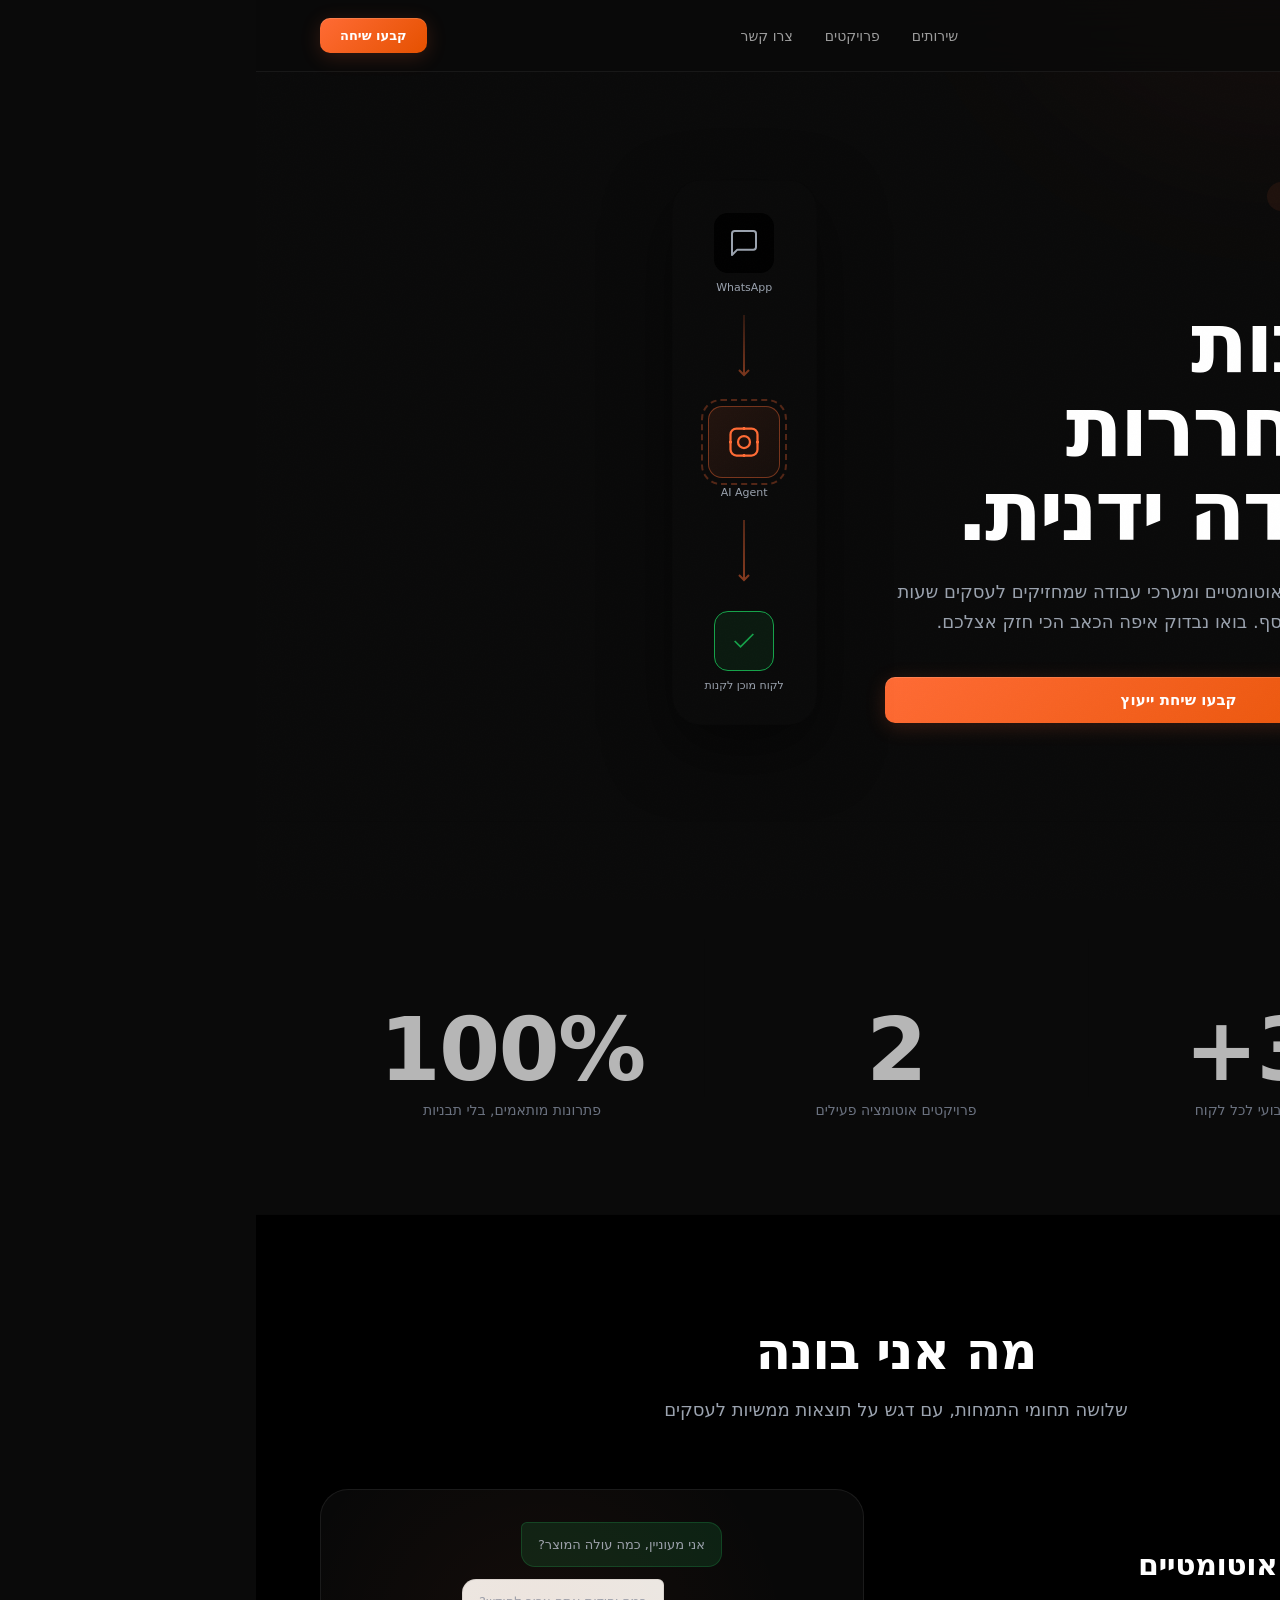
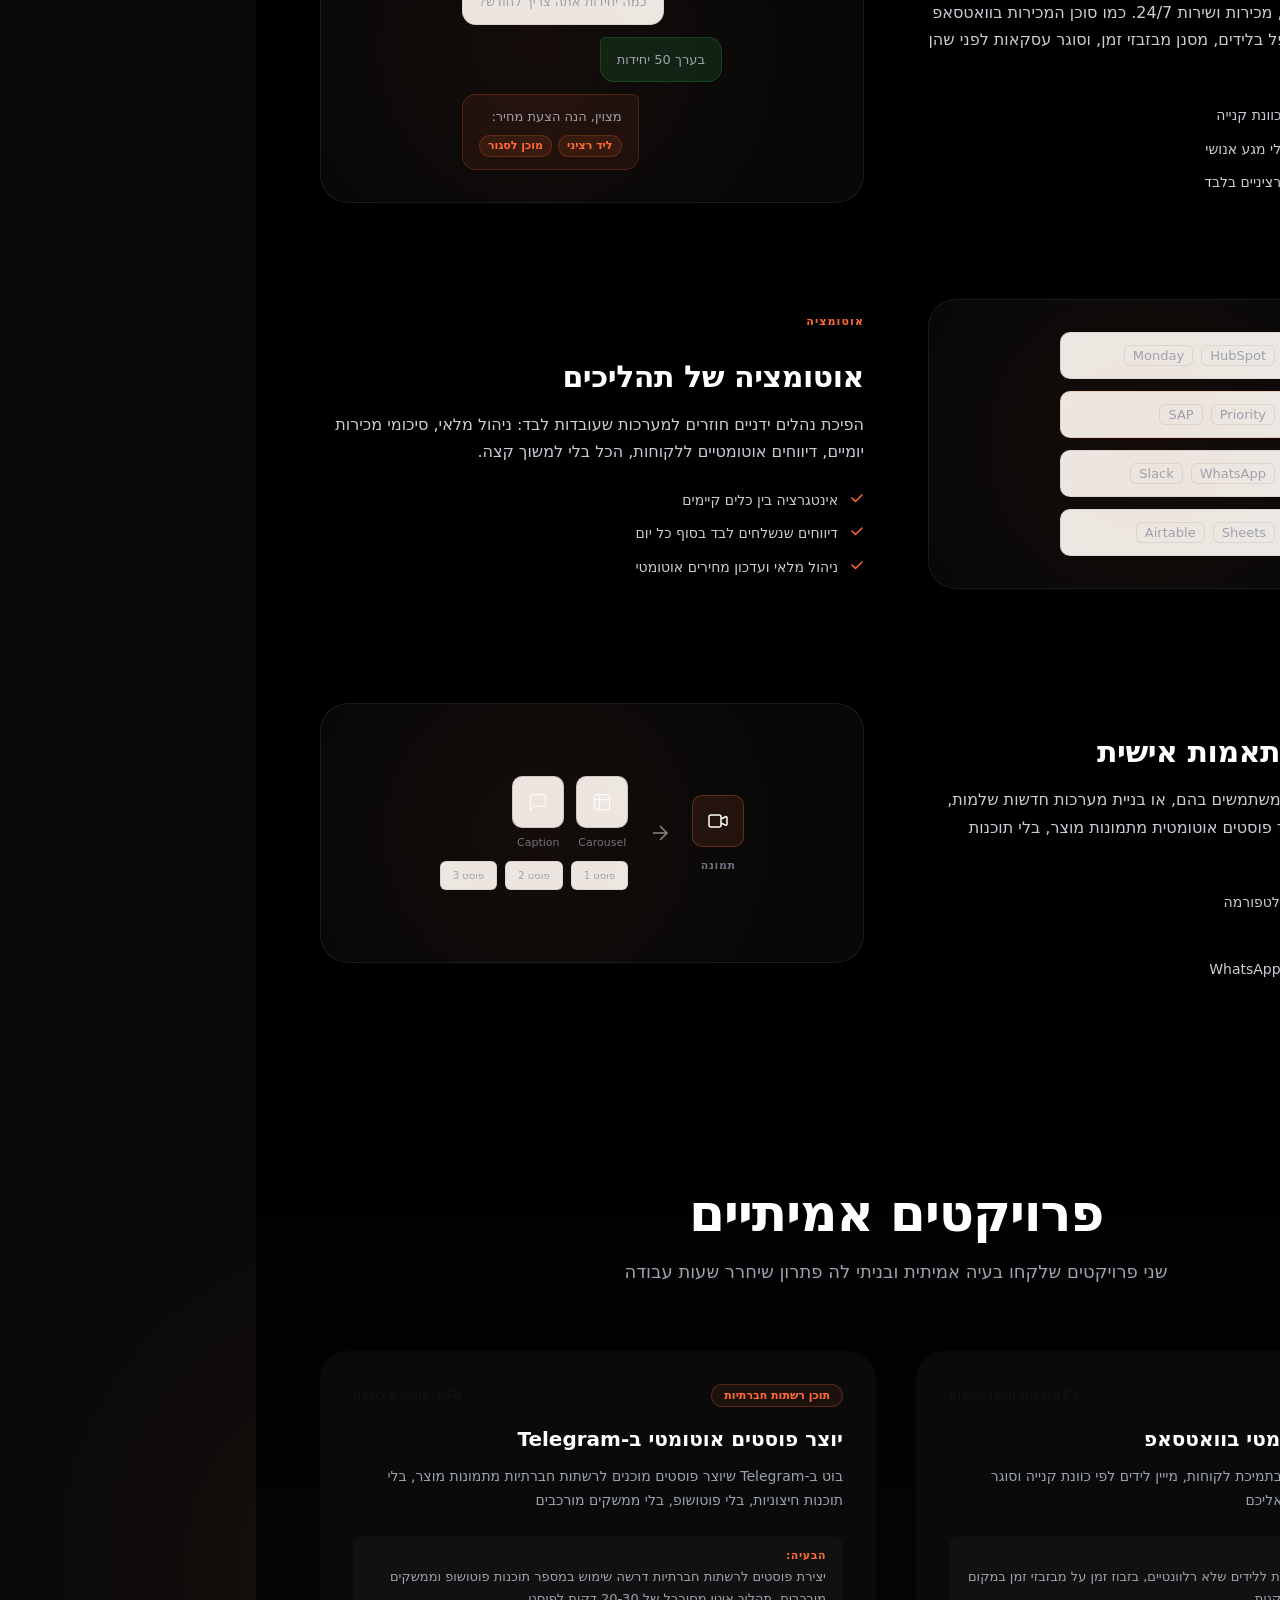
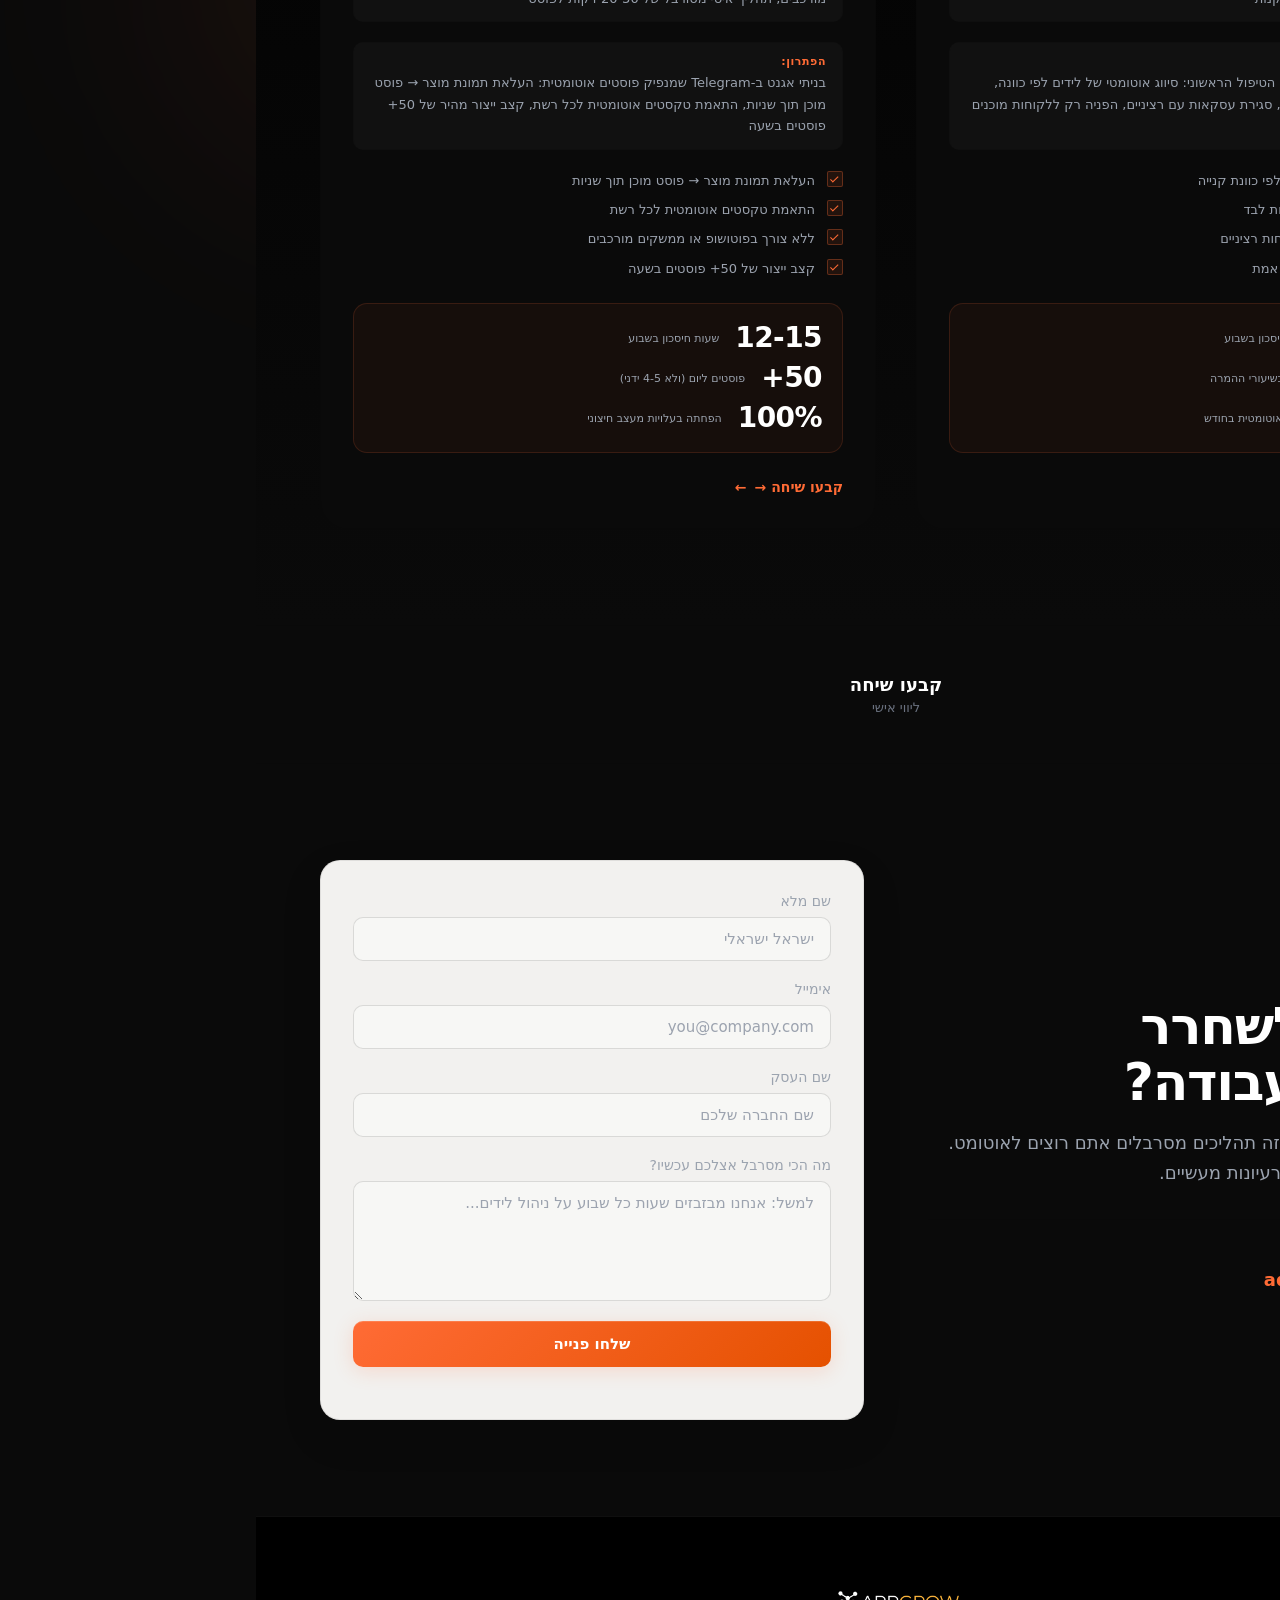
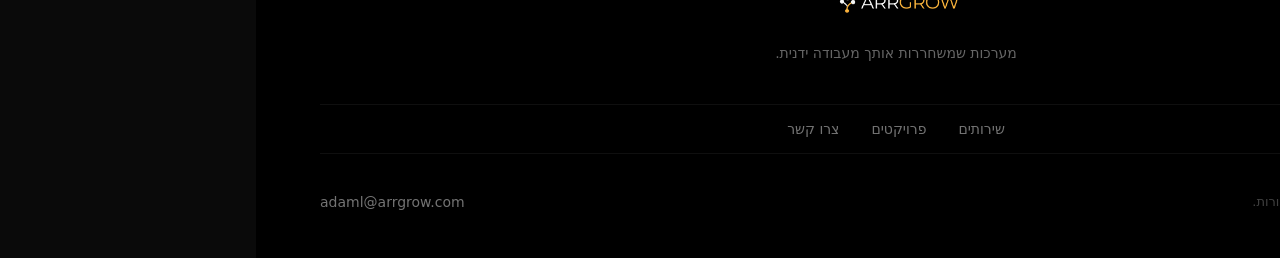
<file: index.html>
<!DOCTYPE html>
<html lang="he" dir="rtl" class="arr">
<head>
  <meta charset="UTF-8">
  <meta name="viewport" content="width=device-width, initial-scale=1.0">
  <title>Arrgrow: אוטומציה ומערכי AI לעסקים</title>
  <meta name="description" content="אני בונה מערכות אוטומציה וסוכני AI שמחליפים עבודה ידנית ומשחררות לעסקים שעות כל שבוע.">
  <meta property="og:title" content="Arrgrow: אוטומציה ומערכי AI לעסקים">
  <meta property="og:description" content="סוכני AI, אוטומציה של תהליכים, אינטגרציות מותאמות אישית.">
  <meta property="og:type" content="website">
  <meta property="og:image" content="assets/arrgrow logo set/logo with name horizntal.png">
  <link rel="icon" type="image/svg+xml" href="assets/arrgrow%20logo%20set/logo%2016X16%20on%20dark%20arrgrow%20logo%20.svg">
  <link rel="icon" type="image/png" sizes="32x32" href="assets/arrgrow%20logo%20set/32X32%20on%20dark%20arrgrow%20logo%20.png">
  <link rel="stylesheet" href="style.css">
  <noscript><style>.reveal { opacity: 1; transform: none; }</style></noscript>
</head>
<body>
  <a href="#main" class="skip-nav">דלגו לתוכן</a>

  <div class="ambient-glow glow-1" aria-hidden="true"></div>
  <div class="ambient-glow glow-2" aria-hidden="true"></div>

  <header class="navbar" id="navbar">
    <div class="nav-container">
      <a href="index.html" class="nav-logo" aria-label="Arrgrow דף הבית">
        <img src="assets/arrgrow logo set/arrgrow logo with name horizntal on dark.png" loading="lazy" alt="Arrgrow" class="logo-img">
      </a>
      <nav class="nav-links" id="nav-links" aria-label="ניווט ראשי" role="navigation">
        <a href="#services" class="nav-link">שירותים</a>
        <a href="#case-studies" class="nav-link">פרויקטים</a>
        <a href="#contact" class="nav-link">צרו קשר</a>
      </nav>
      <div class="nav-cta-container">
        <a href="https://calendar.app.google/HFkURrzVPgsemAHu5" class="btn btn-primary btn-sm" target="_blank" rel="noopener noreferrer">קבעו שיחה</a>
      </div>
      <button class="mobile-menu-btn" id="mobile-menu-btn" aria-label="פתח תפריט" aria-controls="nav-links" aria-expanded="false">
        <span class="bar"></span><span class="bar"></span><span class="bar"></span>
      </button>
    </div>
  </header>

  <main id="main">

    <!-- Hero Section -->
    <section class="hero-section" id="hero" role="region" aria-label="כותרת ראשית">
      <div class="container">
        <div class="hero-split">
          <div class="hero-content">
            <span class="arr-eyebrow hero-eyebrow">מומחה לאוטומציה ומערכי AI</span>
            <h1 class="arr-display hero-title">
              מערכות שמשחררות<br>
              <span class="arr-text-accent">מעבודה ידנית.</span>
            </h1>
            <p class="arr-body-lg hero-subtitle">
              אני בונה סוכני AI, בוטים אוטומטיים ומערכי עבודה שמחזיקים לעסקים שעות כל שבוע, בלי כוח אדם נוסף. בואו נבדוק איפה הכאב הכי חזק אצלכם.
            </p>
            <div class="hero-actions">
              <a href="https://calendar.app.google/HFkURrzVPgsemAHu5" class="btn btn-primary btn-block" id="calendar-cta" role="button" target="_blank" rel="noopener noreferrer" aria-label="קבעו שיחת ייעוץ">קבעו שיחת ייעוץ</a>
            </div>
          </div>

          <div class="hero-visual" aria-hidden="true">
            <div class="automation-diagram">
              <div class="adi-source">
                <div class="adi-icon-box">
                  <svg width="32" height="32" viewBox="0 0 24 24" fill="none" stroke="currentColor" stroke-width="1.5">
                    <path d="M21 15a2 2 0 0 1-2 2H7l-4 4V5a2 2 0 0 1 2-2h14a2 2 0 0 1 2 2z" stroke-linejoin="round"/>
                  </svg>
                </div>
                <span class="adi-label">WhatsApp</span>
              </div>

              <svg class="adi-arrow" width="60" height="80" viewBox="0 0 60 80">
                <path d="M30 5 L30 65 M25 60 L30 65 L35 60" stroke="url(#grad-arrow)" stroke-width="2" fill="none"/>
                <defs>
                  <linearGradient id="grad-arrow" x1="0%" y1="0%" x2="0%" y2="100%">
                    <stop offset="0%" stop-color="rgba(255,107,53,0.3)" />
                    <stop offset="100%" stop-color="rgba(255,107,53,0.9)" />
                  </linearGradient>
                </defs>
              </svg>

              <div class="adi-ai-processor">
                <div class="adi-icon-box">
                  <svg width="36" height="36" viewBox="0 0 24 24" fill="none" stroke="currentColor" stroke-width="1.5">
                    <rect x="3" y="3" width="18" height="18" rx="4"/>
                    <circle cx="12" cy="12" r="4"/>
                    <path d="M12 2v2 M12 20v2 M2 12h2 M20 12h2"/>
                  </svg>
                </div>
                <span class="adi-label">AI Agent</span>
              </div>

              <svg class="adi-arrow" width="60" height="80" viewBox="0 0 60 80">
                <path d="M30 5 L30 65 M25 60 L30 65 L35 60" stroke="url(#grad-arrow-2)" stroke-width="2" fill="none"/>
                <defs>
                  <linearGradient id="grad-arrow-2" x1="0%" y1="0%" x2="0%" y2="100%">
                    <stop offset="0%" stop-color="rgba(255,107,53,0.6)" />
                    <stop offset="100%" stop-color="rgba(255,107,53,1)" />
                  </linearGradient>
                </defs>
              </svg>

              <div class="adi-output adi-success">
                <div class="adi-icon-box">
                  <svg width="28" height="28" viewBox="0 0 24 24" fill="none" stroke="currentColor" stroke-width="1.5">
                    <path d="M20 6L9 17L4 12"/>
                  </svg>
                </div>
                <span class="adi-label">לקוח מוכן לקנות</span>
              </div>
            </div>
          </div>
        </div>
      </div>
    </section>

    <!-- Stats Strip -->
    <section class="stats-section reveal" aria-label="נתוני ביצועים">
      <div class="container">
        <div class="stats-grid">
          <div class="stat-card">
            <p class="arr-stat stat-number">30+</p>
            <p class="stat-label">שעות חסכון שבועי לכל לקוח</p>
          </div>
          <div class="stat-card">
            <p class="arr-stat stat-number">2</p>
            <p class="stat-label">פרויקטים אוטומציה פעילים</p>
          </div>
          <div class="stat-card">
            <p class="arr-stat stat-number">100%</p>
            <p class="stat-label">פתרונות מותאמים, בלי תבניות</p>
          </div>
        </div>
      </div>
    </section>

    <!-- Services Section — Zigzag -->
    <section class="services-section dark-section" id="services">
      <div class="container">
        <div class="section-header reveal">
          <h2 class="arr-h2 section-title">מה אני בונה</h2>
          <p class="arr-body-lg section-subtitle">שלושה תחומי התמחות, עם דגש על תוצאות ממשיות לעסקים</p>
        </div>

        <div class="features-zigzag">

          <!-- Service 1: Bots & Agents -->
          <div class="feature-row reveal">
            <div class="feature-content">
              <span class="feature-eyebrow">סוכנים חכמים</span>
              <h3 class="feature-title">סוכנים ובוטים אוטומטיים</h3>
              <p class="feature-desc">סוכני AI שמטפלים בלקוחות, מכירות ושירות 24/7. כמו סוכן המכירות בוואטסאפ שבניתי לעסק קמעונאי: מטפל בלידים, מסנן מבזבזי זמן, וסוגר עסקאות לפני שהן מגיעות אליכם.</p>
              <ul class="feature-list">
                <li>
                  <svg class="fcheck" width="14" height="14" viewBox="0 0 14 14" fill="none" aria-hidden="true">
                    <path d="M2 7l3.5 3.5L12 4" stroke="currentColor" stroke-width="1.5" stroke-linecap="round" stroke-linejoin="round"/>
                  </svg>
                  סיווג אוטומטי של לידים לפי כוונת קנייה
                </li>
                <li>
                  <svg class="fcheck" width="14" height="14" viewBox="0 0 14 14" fill="none" aria-hidden="true">
                    <path d="M2 7l3.5 3.5L12 4" stroke="currentColor" stroke-width="1.5" stroke-linecap="round" stroke-linejoin="round"/>
                  </svg>
                  מענה על שאלות שגרתיות בלי מגע אנושי
                </li>
                <li>
                  <svg class="fcheck" width="14" height="14" viewBox="0 0 14 14" fill="none" aria-hidden="true">
                    <path d="M2 7l3.5 3.5L12 4" stroke="currentColor" stroke-width="1.5" stroke-linecap="round" stroke-linejoin="round"/>
                  </svg>
                  סגירת עסקאות עם לקוחות רציניים בלבד
                </li>
              </ul>
            </div>
            <div class="feature-visual">
              <div class="fv-wa-bubbles">
                <div class="fv-bubble fv-bubble--out">אני מעוניין, כמה עולה המוצר?</div>
                <div class="fv-bubble fv-bubble--in">כמה יחידות אתה צריך לחודש?</div>
                <div class="fv-bubble fv-bubble--out">בערך 50 יחידות</div>
                <div class="fv-bubble fv-bubble--in fv-bubble--result">
                  מצוין, הנה הצעת מחיר:
                  <div class="fv-result-chips">
                    <span class="fv-chip">ליד רציני</span>
                    <span class="fv-chip">מוכן לסגור</span>
                  </div>
                </div>
              </div>
            </div>
          </div>

          <!-- Service 2: Process Automation -->
          <div class="feature-row reveal">
            <div class="feature-content">
              <span class="feature-eyebrow">אוטומציה</span>
              <h3 class="feature-title">אוטומציה של תהליכים</h3>
              <p class="feature-desc">הפיכת נהלים ידניים חוזרים למערכות שעובדות לבד: ניהול מלאי, סיכומי מכירות יומיים, דיווחים אוטומטיים ללקוחות, הכל בלי למשוך קצה.</p>
              <ul class="feature-list">
                <li>
                  <svg class="fcheck" width="14" height="14" viewBox="0 0 14 14" fill="none" aria-hidden="true">
                    <path d="M2 7l3.5 3.5L12 4" stroke="currentColor" stroke-width="1.5" stroke-linecap="round" stroke-linejoin="round"/>
                  </svg>
                  אינטגרציה בין כלים קיימים
                </li>
                <li>
                  <svg class="fcheck" width="14" height="14" viewBox="0 0 14 14" fill="none" aria-hidden="true">
                    <path d="M2 7l3.5 3.5L12 4" stroke="currentColor" stroke-width="1.5" stroke-linecap="round" stroke-linejoin="round"/>
                  </svg>
                  דיווחים שנשלחים לבד בסוף כל יום
                </li>
                <li>
                  <svg class="fcheck" width="14" height="14" viewBox="0 0 14 14" fill="none" aria-hidden="true">
                    <path d="M2 7l3.5 3.5L12 4" stroke="currentColor" stroke-width="1.5" stroke-linecap="round" stroke-linejoin="round"/>
                  </svg>
                  ניהול מלאי ועדכון מחירים אוטומטי
                </li>
              </ul>
            </div>
            <div class="feature-visual">
              <div class="integrations-grid">
                <div class="integration-chip">
                  <span class="integration-category">CRM</span>
                  <div class="integration-names"><span>HubSpot</span><span>Monday</span></div>
                </div>
                <div class="integration-chip integration-chip--erp">
                  <span class="integration-category">ERP</span>
                  <div class="integration-names"><span>Priority</span><span>SAP</span></div>
                </div>
                <div class="integration-chip">
                  <span class="integration-category">MSG</span>
                  <div class="integration-names"><span>WhatsApp</span><span>Slack</span></div>
                </div>
                <div class="integration-chip">
                  <span class="integration-category">DATA</span>
                  <div class="integration-names"><span>Sheets</span><span>Airtable</span></div>
                </div>
              </div>
            </div>
          </div>

          <!-- Service 3: Custom Integrations -->
          <div class="feature-row reveal">
            <div class="feature-content">
              <span class="feature-eyebrow">אינטגרציות</span>
              <h3 class="feature-title">אינטגרציות מותאמות אישית</h3>
              <p class="feature-desc">חיבור בין הכלים שאתם כבר משתמשים בהם, או בניית מערכות חדשות שלמות, כמו הבוט ב-Telegram שיצר פוסטים אוטומטית מתמונות מוצר, בלי תוכנות חיצוניות.</p>
              <ul class="feature-list">
                <li>
                  <svg class="fcheck" width="14" height="14" viewBox="0 0 14 14" fill="none" aria-hidden="true">
                    <path d="M2 7l3.5 3.5L12 4" stroke="currentColor" stroke-width="1.5" stroke-linecap="round" stroke-linejoin="round"/>
                  </svg>
                  בניית בוטים מותאמים לכל פלטפורמה
                </li>
                <li>
                  <svg class="fcheck" width="14" height="14" viewBox="0 0 14 14" fill="none" aria-hidden="true">
                    <path d="M2 7l3.5 3.5L12 4" stroke="currentColor" stroke-width="1.5" stroke-linecap="round" stroke-linejoin="round"/>
                  </svg>
                  חיבור API וכלים חיצוניים
                </li>
                <li>
                  <svg class="fcheck" width="14" height="14" viewBox="0 0 14 14" fill="none" aria-hidden="true">
                    <path d="M2 7l3.5 3.5L12 4" stroke="currentColor" stroke-width="1.5" stroke-linecap="round" stroke-linejoin="round"/>
                  </svg>
                  ממשקים פשוטים: הכל דרך WhatsApp
                </li>
              </ul>
            </div>
            <div class="feature-visual">
              <div class="fvs-wrap">
                <div class="fvs-source">
                  <div class="fvs-video-box">
                    <svg width="24" height="24" viewBox="0 0 24 24" fill="none" stroke="currentColor" stroke-width="1.5">
                      <path d="M15 10l4.553-2.277A1 1 0 0121 8.723v6.554a1 1 0 01-1.447.894L15 14M3 8a2 2 0 012-2h8a2 2 0 012 2v8a2 2 0 01-2 2H5a2 2 0 01-2-2V8z"/>
                    </svg>
                  </div>
                  <span class="fvs-label">תמונה</span>
                </div>
                <svg class="fvs-arrow" width="24" height="24" viewBox="0 0 24 24" fill="none" stroke="currentColor" stroke-width="1.5">
                  <path d="M5 12h14M12 5l7 7-7 7"/>
                </svg>
                <div class="fvs-outputs">
                  <div class="fvs-top-row">
                    <div class="fvs-asset">
                      <div class="fvs-asset-icon">
                        <svg width="20" height="20" viewBox="0 0 24 24" fill="none" stroke="currentColor" stroke-width="1.5"><rect x="3" y="3" width="18" height="18" rx="2"/><path d="M3 9h18M9 3v18"/></svg>
                      </div>
                      <span class="fvs-asset-label">Carousel</span>
                    </div>
                    <div class="fvs-asset">
                      <div class="fvs-asset-icon">
                        <svg width="20" height="20" viewBox="0 0 24 24" fill="none" stroke="currentColor" stroke-width="1.5"><path d="M21 15a2 2 0 01-2 2H7l-4 4V5a2 2 0 012-2h14a2 2 0 012 2z"/></svg>
                      </div>
                      <span class="fvs-asset-label">Caption</span>
                    </div>
                  </div>
                  <div class="fvs-bottom-row">
                    <div class="fvs-caption"><span>פוסט 1</span></div>
                    <div class="fvs-caption"><span>פוסט 2</span></div>
                    <div class="fvs-caption"><span>פוסט 3</span></div>
                  </div>
                </div>
              </div>
            </div>
          </div>

        </div>
      </div>
    </section>

    <!-- Case Studies Section -->
    <section class="case-studies-section dark-surface-section reveal" id="case-studies">
      <div class="container">
        <div class="section-header">
          <h2 class="arr-h2 section-title">פרויקטים אמיתיים</h2>
          <p class="arr-body-lg section-subtitle">שני פרויקטים שלקחו בעיה אמיתית ובניתי לה פתרון שיחרר שעות עבודה</p>
        </div>

        <div class="case-studies-grid">

          <!-- Case Study 1: WhatsApp Sales Agent -->
          <article class="case-study-card reveal reveal--stagger" role="article" aria-label="Case study">
            <div class="cs-meta">
              <span class="cs-industry">מסחר אלקטרוני</span>
              <span class="cs-result">+18 שעות חסכו בשבוע</span>
            </div>

            <h3 class="cs-title">סוכן מכירות אוטומטי בוואטסאפ</h3>
            <p class="cs-desc">בוט AI שלוקח טיפול מלא בתמיכת לקוחות, מייין לידים לפי כוונת קנייה וסוגר עסקאות לפני שהן מגיעות אליכם</p>

            <div class="cs-section">
              <span class="cs-section-label">הבעיה:</span>
              <span class="cs-section-text">העסק בילה שעות בתשובות ללידים שלא רלוונטיים, בזבוז זמן על מבזבזי זמן במקום לעסוק בלקוחות מוכנים לקנות</span>
            </div>

            <div class="cs-section">
              <span class="cs-section-label">הפתרון:</span>
              <span class="cs-section-text">בניתי סוכן AI שמטפל בכל הטיפול הראשוני: סיווג אוטומטי של לידים לפי כוונה, מענה על שאלות שגרתיות, סגירת עסקאות עם רציניים, הפניה רק ללקוחות מוכנים לקנות</span>
            </div>

            <ul class="cs-features">
              <li><span class="cs-check"></span>סיווג אוטומטי של לידים לפי כוונת קנייה</li>
              <li><span class="cs-check"></span>מענה על שאלות שגרתיות לבד</li>
              <li><span class="cs-check"></span>סגירת עסקאות עם לקוחות רציניים</li>
              <li><span class="cs-check"></span>זיהוי ותמיכה מידית בזמן אמת</li>
            </ul>

            <div class="cs-results">
              <div class="cs-result-item">
                <span class="cs-result-value">18-20</span>
                <span class="cs-result-label">שעות חיסכון בשבוע</span>
              </div>
              <div class="cs-result-item">
                <span class="cs-result-value">+40%</span>
                <span class="cs-result-label">שיפור בשיעורי ההמרה</span>
              </div>
              <div class="cs-result-item">
                <span class="cs-result-value">50+</span>
                <span class="cs-result-label">לידים מיונים אוטומטית בחודש</span>
              </div>
            </div>

            <a href="https://calendar.app.google/HFkURrzVPgsemAHu5" class="cs-cta" target="_blank" rel="noopener noreferrer" aria-label="קבעו שיחה">קבעו שיחה →</a>
          </article>

          <!-- Case Study 2: Telegram Social Media Builder -->
          <article class="case-study-card reveal reveal--stagger" role="article" aria-label="Case study">
            <div class="cs-meta">
              <span class="cs-industry">תוכן רשתות חברתיות</span>
              <span class="cs-result">50+ פוסטים בשעה</span>
            </div>

            <h3 class="cs-title">יוצר פוסטים אוטומטי ב-Telegram</h3>
            <p class="cs-desc">בוט ב-Telegram שיוצר פוסטים מוכנים לרשתות חברתיות מתמונות מוצר, בלי תוכנות חיצוניות, בלי פוטושופ, בלי ממשקים מורכבים</p>

            <div class="cs-section">
              <span class="cs-section-label">הבעיה:</span>
              <span class="cs-section-text">יצירת פוסטים לרשתות חברתיות דרשה שימוש במספר תוכנות פוטושופ וממשקים מורכבים, תהליך איטי מסורבל של 20-30 דקות לפוסט</span>
            </div>

            <div class="cs-section">
              <span class="cs-section-label">הפתרון:</span>
              <span class="cs-section-text">בניתי אגנט ב-Telegram שמנפיק פוסטים אוטומטית: העלאת תמונת מוצר → פוסט מוכן תוך שניות, התאמת טקסטים אוטומטית לכל רשת, קצב ייצור מהיר של 50+ פוסטים בשעה</span>
            </div>

            <ul class="cs-features">
              <li><span class="cs-check"></span>העלאת תמונת מוצר → פוסט מוכן תוך שניות</li>
              <li><span class="cs-check"></span>התאמת טקסטים אוטומטית לכל רשת</li>
              <li><span class="cs-check"></span>ללא צורך בפוטושופ או ממשקים מורכבים</li>
              <li><span class="cs-check"></span>קצב ייצור של 50+ פוסטים בשעה</li>
            </ul>

            <div class="cs-results">
              <div class="cs-result-item">
                <span class="cs-result-value">12-15</span>
                <span class="cs-result-label">שעות חיסכון בשבוע</span>
              </div>
              <div class="cs-result-item">
                <span class="cs-result-value">50+</span>
                <span class="cs-result-label">פוסטים ליום (ולא 4-5 ידני)</span>
              </div>
              <div class="cs-result-item">
                <span class="cs-result-value">100%</span>
                <span class="cs-result-label">הפחתה בעלויות מעצב חיצוני</span>
              </div>
            </div>

            <a href="https://calendar.app.google/HFkURrzVPgsemAHu5" class="cs-cta" target="_blank" rel="noopener noreferrer" aria-label="קבעו שיחה">קבעו שיחה →</a>
          </article>

        </div>
      </div>
    </section>

    <!-- CTA Strip -->
    <section class="cta-strip" aria-label="צרו קשר">
      <div class="container">
        <div class="cta-grid">
          <div class="cta-item">
            <a href="https://calendar.app.google/HFkURrzVPgsemAHu5" class="cta-link" id="calendar-cta-secondary" target="_blank" rel="noopener noreferrer">
              <span class="cta-label">קבעו שיחה</span>
              <span class="cta-sub">ליווי אישי</span>
            </a>
          </div>
        </div>
      </div>
    </section>

    <!-- Contact Section -->
    <section class="contact-section" id="contact">
      <div class="container">
        <div class="contact-grid">
          <div class="contact-info reveal">
            <h2 class="arr-h2 contact-title">מוכנים לשחרר שעות מעבודה?</h2>
            <p class="arr-body-lg contact-desc">ספרו לי על העסק ועל איזה תהליכים מסרבלים אתם רוצים לאוטומט. נחזור תוך יום עסקים עם רעיונות מעשיים.</p>
            <div class="contact-details">
              <div class="contact-detail-item">
                <span class="detail-label arr-caption">מייל ישיר</span>
                <span class="detail-value arr-body-lg"><a href="mailto:adaml@arrgrow.com">adaml@arrgrow.com</a></span>
              </div>
            </div>
          </div>
          <div class="contact-form-container reveal">
            <form class="contact-form" id="contact-form" novalidate>
              <div class="form-group">
                <label for="name" class="form-label">שם מלא</label>
                <input type="text" id="name" name="name" class="form-input" placeholder="ישראל ישראלי" required autocomplete="name">
              </div>
              <div class="form-group">
                <label for="email" class="form-label">אימייל</label>
                <input type="email" id="email" name="email" class="form-input" placeholder="you@company.com" required autocomplete="email">
              </div>
              <div class="form-group">
                <label for="company" class="form-label">שם העסק</label>
                <input type="text" id="company" name="company" class="form-input" placeholder="שם החברה שלכם" autocomplete="organization">
              </div>
              <div class="form-group">
                <label for="bottleneck" class="form-label">מה הכי מסרבל אצלכם עכשיו?</label>
                <textarea id="bottleneck" name="bottleneck" class="form-input form-textarea" placeholder="למשל: אנחנו מבזבזים שעות כל שבוע על ניהול לידים..." required></textarea>
              </div>
              <button type="submit" id="form-submit-btn" class="btn btn-primary btn-block">שלחו פנייה</button>
              <div class="form-status" id="form-status" aria-live="polite"></div>
            </form>
          </div>
        </div>
      </div>
    </section>

  </main>

  <footer class="footer arr-dark-footer">
    <div class="container footer-container">
      <div class="footer-brand">
        <img src="assets/arrgrow logo set/arrgrow logo with name horizntal on dark.png" loading="lazy" alt="Arrgrow" class="footer-logo">
        <p class="arr-caption footer-tagline">מערכות שמשחררות אותך מעבודה ידנית.</p>
      </div>
      <div class="footer-links-group">
        <a href="#services" class="footer-link">שירותים</a>
        <a href="#case-studies" class="footer-link">פרויקטים</a>
        <a href="#contact" class="footer-link">צרו קשר</a>
      </div>
      <div class="footer-meta">
        <p>&copy; 2026 Arrgrow. כל הזכויות שמורות.</p>
        <div class="footer-legal">
          <a href="mailto:adaml@arrgrow.com" class="footer-link">adaml@arrgrow.com</a>
        </div>
      </div>
    </div>
  </footer>

  <script src="script.js"></script>
</body>
</html>
</file>
<file: style.css>
/* =============================================================
   Arrgrow — Brand Tokens (Redesigned v2)
   Satoshi chosen per taste.md guidelines for distinctive character
   ============================================================= */
@import url('https://api.fontshare.com/v2/css?f[]=satoshi@400,500,600,700,800&f[]=space-grotesk@400,500,600,700&display=swap');

:root {
  --arr-orange:       #FF6B35;
  --arr-orange-light: #FF8A65;
  --arr-orange-dark:  #E55100;
  --arr-black:        #000000;
  --arr-black-soft:   #0A0A0A;
  --arr-white:        #FFFFFF;

  --bg:           #FFFFFF;
  --bg-soft:      #F7F7F5;
  --surface:      #F2F1EF;
  --surface-2:    #ECEAE6;
  --border:       rgba(0,0,0,0.08);
  --border-strong:rgba(0,0,0,0.14);
  --fg:           #111111;
  --fg-muted:     #6B7280;
  --fg-secondary: #9BA3AF;
  --fg-disabled:  #9CA3AF;
  --fg-on-dark:   #C9CDD4;  /* readable body text on dark section backgrounds */
  --accent:       var(--arr-orange);
  --accent-hover: var(--arr-orange-light);
  --accent-press: var(--arr-orange-dark);

  --grad-primary: linear-gradient(135deg, #FF6B35 0%, #E55100 100%);
  --grad-glow:    radial-gradient(closest-side, rgba(255,107,53,0.22), rgba(255,107,53,0) 70%);

  --shadow-sm:  0 1px 3px rgba(0,0,0,0.08);
  --shadow-md:  0 4px 12px rgba(0,0,0,0.10);
  --shadow-lg:  0 16px 40px rgba(0,0,0,0.12);
  --shadow-xl:  0 32px 80px rgba(0,0,0,0.14);
  --glow-orange: 0 0 0 1px rgba(255,107,53,0.4), 0 8px 32px rgba(255,107,53,0.22);
  --shadow-orange: 0 24px 64px rgba(255,107,53,0.08);

  --radius-xs:   2px;  --radius-sm:   6px;  --radius-md:   10px;
  --radius-lg:   14px; --radius-xl:   20px; --radius-2xl:  28px;
  --radius-pill: 999px;

  --space-1:4px; --space-2:8px; --space-3:12px; --space-4:16px;
  --space-5:20px; --space-6:24px; --space-8:32px; --space-10:40px;
  --space-12:48px; --space-16:64px; --space-20:80px; --space-24:96px;

  --dur-fast: 150ms; --dur-base: 240ms; --dur-slow: 400ms;
  --ease-out: cubic-bezier(0.22, 1, 0.36, 1);

  --font-sans:    'Satoshi', system-ui, sans-serif;
  --font-display: 'Space Grotesk', system-ui, sans-serif;
  --font-accent:  'Satoshi', system-ui, sans-serif;

  --card-bg:     #FFFFFF;
  --card-border: rgba(0,0,0,0.08);
  --card-radius: 16px;
  --card-shadow: 0 4px 16px rgba(0,0,0,0.08);
  --input-bg:    #F7F7F5;
  --input-border:rgba(0,0,0,0.12);
  --input-radius:10px;
  --success: #16A34A;
  --danger:  #E55100;
}

/* Typography — Redesigned v2 with stronger hierarchy */
.arr-h1, .arr-h2, .arr-h3, .arr-h4 { font-family: var(--font-display); color: var(--fg); margin: 0; }
.arr-h1 { font-weight: 700; font-size: clamp(44px,7vw,64px); line-height: 1.05; letter-spacing: -0.03em; text-wrap: balance; }
.arr-h2 { font-weight: 700; font-size: clamp(36px,5vw,52px); line-height: 1.08; letter-spacing: -0.025em; text-wrap: balance; }
.arr-h3 { font-weight: 600; font-size: clamp(24px,3vw,32px); line-height: 1.15; letter-spacing: -0.02em; }
.arr-h4 { font-weight: 600; font-size: clamp(20px,2.5vw,24px); line-height: 1.25; letter-spacing: -0.01em; }
.arr-display { font-family: var(--font-display); font-weight: 800; font-size: clamp(52px,8vw,84px); line-height: 1.0; letter-spacing: -0.04em; color: var(--fg); text-wrap: balance; }
.arr-body-lg { font-family: var(--font-sans); font-size: 18px; line-height: 1.65; color: var(--fg-secondary); max-width: 65ch; }
.arr-body    { font-family: var(--font-sans); font-size: 16px; line-height: 1.6; color: var(--fg-secondary); }
.arr-caption { font-family: var(--font-sans); font-size: 14px; line-height: 1.5; color: var(--fg-muted); }
.arr-eyebrow { font-family: var(--font-accent); font-size: 11px; font-weight: 600; color: var(--accent); text-transform: uppercase; letter-spacing: 0.1em; }
.arr-stat    { font-family: var(--font-accent); font-weight: 700; font-size: clamp(48px,7vw,88px); letter-spacing: -0.02em; line-height: 1; color: var(--fg); font-variant-numeric: tabular-nums; }
.arr-text-accent { color: var(--accent); }

/* Gradient text removed — absolute ban. Was: .arr-text-gradient */

/* Reset */
*, *::before, *::after { box-sizing: border-box; }
html { scroll-behavior: smooth; }
body {
  margin: 0; padding: 0;
  background: var(--arr-black-soft);
  color: var(--arr-white);
  font-family: var(--font-sans); overflow-x: hidden;
  -webkit-font-smoothing: antialiased; -moz-osx-font-smoothing: grayscale;
  position: relative;
}

/* Grain overlay */
body::after {
  content: '';
  position: fixed; inset: 0; z-index: 50;
  pointer-events: none; opacity: 0.18;
  background-image: url("data:image/svg+xml,%3Csvg xmlns='http://www.w3.org/2000/svg' width='300' height='300'%3E%3Cfilter id='n'%3E%3CfeTurbulence type='fractalNoise' baseFrequency='0.75' numOctaves='4' stitchTiles='stitch'/%3E%3C/filter%3E%3Crect width='300' height='300' filter='url(%23n)' opacity='0.08'/%3E%3C/svg%3E");
}

/* Skip nav */
.skip-nav {
  position: absolute; top: -100px; right: var(--space-6);
  background: var(--accent); color: #fff;
  padding: var(--space-3) var(--space-6); border-radius: var(--radius-sm);
  font-weight: 600; font-size: 14px; text-decoration: none;
  transition: top var(--dur-fast); z-index: 10000;
}
.skip-nav:focus { top: var(--space-4); }

/* Focus ring */
:focus-visible { outline: 2px solid var(--accent); outline-offset: 3px; border-radius: var(--radius-xs); }

.container { width: 100%; max-width: 1200px; margin: 0 auto; padding: 0 var(--space-6); }

/* Ambient glow */
.ambient-glow {
  position: absolute; border-radius: 50%;
  background: var(--grad-glow);
  pointer-events: none; z-index: 0;
  opacity: 0.65; filter: blur(130px);
  width: 60vw; height: 60vw; max-width: 800px; max-height: 800px;
}
.glow-1 { top: -10%; right: -10%; }
.glow-2 { top: 55%; left: -20%; }

/* ═══ Buttons v2 — Spring physics & tactile feedback ═════════ */
.btn {
  display: inline-flex; align-items: center; justify-content: center;
  font-family: var(--font-sans); font-weight: 600; font-size: 15px;
  text-decoration: none; padding: 14px 32px;
  border-radius: var(--radius-md);
  transition: transform .2s cubic-bezier(0.16, 1, 0.3, 1), box-shadow .2s cubic-bezier(0.16, 1, 0.3, 1);
  cursor: pointer; border: none;
  will-change: transform;
}
.btn-primary {
  background: var(--grad-primary); color: #fff;
  box-shadow: 0 4px 20px rgba(255,107,53,0.18), inset 0 1px 0 rgba(255,255,255,0.15);
}
.btn-primary:hover { transform: translateY(-3px); box-shadow: var(--glow-orange), 0 8px 28px rgba(255,107,53,0.22); }
.btn-primary:active { transform: translateY(-1px) scale(0.97); box-shadow: 0 2px 12px rgba(255,107,53,0.15); }
.btn-ghost {
  background: transparent; color: var(--fg);
  border: 1.5px solid rgba(0,0,0,0.12);
}
.btn-ghost:hover { background: rgba(0,0,0,0.03); border-color: rgba(0,0,0,0.25); transform: translateY(-2px); }
.btn-ghost:active { transform: translateY(0) scale(0.97); }
/* Ghost button on dark hero surfaces — invert to readable light chrome */
.hero-actions .btn-ghost {
  color: var(--arr-white);
  background: transparent;
  border-color: rgba(255,255,255,0.28);
}
.hero-actions .btn-ghost:hover {
  background: rgba(255,255,255,0.06);
  border-color: rgba(255,255,255,0.5);
}
.btn-sm { padding: 10px 20px; font-size: 13px; border-radius: var(--radius-md); }
.btn-block { display: flex; width: 100%; }

/* ─── Navbar ──────────────────────────────────────────────── */
.navbar {
  position: fixed; top: 0; left: 0; width: 100%; height: 72px; z-index: 1000;
  background: rgba(10,10,10,0.75); backdrop-filter: blur(18px); -webkit-backdrop-filter: blur(18px);
  border-bottom: 1px solid rgba(255,255,255,0.06);
  transition: background var(--dur-base) var(--ease-out);
}
.navbar.scrolled { background: rgba(10,10,10,0.95); box-shadow: 0 4px 16px rgba(0,0,0,0.4); }
.nav-container {
  height: 100%; display: flex; align-items: center; justify-content: space-between;
  max-width: 1200px; margin: 0 auto; padding: 0 var(--space-6);
}
.nav-logo { display: flex; align-items: center; }
.logo-img { height: 60px; width: auto; }
.nav-links { display: flex; gap: var(--space-8); }
.nav-link { font-size: 14px; font-weight: 500; color: rgba(255,255,255,0.6); text-decoration: none; transition: color var(--dur-fast) var(--ease-out); }
.nav-link:hover { color: var(--arr-white); }
.nav-link.active { color: var(--accent); }
.back-link { font-size: 13px; color: var(--fg-muted); display: inline-flex; align-items: center; gap: var(--space-2); }
.back-link:hover { color: var(--fg); }
.mobile-menu-btn { display: none; flex-direction: column; justify-content: space-between; width: 24px; height: 18px; background: transparent; border: none; cursor: pointer; padding: 0; z-index: 1001; }
.mobile-menu-btn .bar { width: 100%; height: 2px; background: var(--arr-white); border-radius: 2px; transition: all var(--dur-base) var(--ease-out); }

/* Focus ring for interactive elements */
.btn:focus-visible,
.nav-link:focus-visible,
[role="button"]:focus-visible {
  outline: 2px solid var(--accent);
  outline-offset: 3px;
}

/* ═══ Hero v2 — Asymmetric split with enhanced depth ═════════ */
.hero-section {
  position: relative; padding-top: 180px; padding-bottom: var(--space-24); z-index: 1; overflow: hidden;
}
.hero-split {
  display: grid; grid-template-columns: 1.1fr 0.9fr; gap: var(--space-12); align-items: center;
}
.hero-content { max-width: 620px; padding-left: 20px; }
.hero-content--center { max-width: 800px; margin: 0 auto; text-align: center; }
.hero-eyebrow {
  margin-bottom: var(--space-5);
  display: inline-block;
  background: rgba(255,107,53,0.08);
  padding: 8px 14px;
  border-radius: var(--radius-pill);
  white-space: normal;
  max-width: 100%;
}
@media (max-width: 480px) {
  .hero-eyebrow {
    font-size: 12px;
  }
}
.hero-title { margin-bottom: var(--space-6); color: var(--arr-white); }
.hero-title * { color: var(--arr-white); }
.hero-subtitle {
  margin-bottom: var(--space-10);
  max-width: 56ch;
  color: var(--fg-secondary);
}
.hero-actions { display: flex; gap: var(--space-4); flex-wrap: wrap; margin-top: var(--space-8); }
.hero-visual { display: flex; justify-content: flex-start; align-items: flex-start; position: relative; transform: translateY(-20px); }

/* ─── Phone frame mockup ──────────────────────────────────── */
.phone-frame {
  width: 268px;
  background: #E8E8E8;
  border-radius: 48px;
  border: 1px solid rgba(0,0,0,0.1);
  box-shadow:
    0 0 0 6px #D0D0D0,
    0 0 0 7px rgba(0,0,0,0.06),
    0 48px 96px rgba(0,0,0,0.18),
    var(--shadow-orange);
  padding: 14px 10px 10px;
  position: relative;
}
.phone-notch {
  width: 78px; height: 24px;
  background: #C8C8C8; border-radius: var(--radius-pill);
  margin: 0 auto 10px;
  display: flex; align-items: center; justify-content: center; gap: 6px;
  border: 1px solid rgba(0,0,0,0.08);
}
.phone-camera { width: 8px; height: 8px; background: #B0B0B0; border-radius: 50%; border: 1px solid rgba(0,0,0,0.1); }
.phone-screen {
  border-radius: 34px; overflow: hidden; height: 532px; background: #111;
  position: relative;
}
.hero-video-wrap {
  border-radius: var(--radius-2xl);
  overflow: hidden;
  box-shadow: 0 32px 80px rgba(0,0,0,0.7), var(--shadow-orange);
  width: 100%;
  max-width: 480px;
}
.hero-video-wrap video {
  width: 100%; display: block;
}
.phone-home-bar { width: 100px; height: 4px; background: rgba(0,0,0,0.15); border-radius: var(--radius-pill); margin: 8px auto 0; }

/* ─── Opsync chat mockup ──────────────────────────────────── */
.mockup-chat-window {
  width: 340px;
  background: #FFFFFF; border-radius: var(--radius-2xl);
  border: 1px solid rgba(0,0,0,0.08);
  box-shadow: 0 48px 96px rgba(0,0,0,0.14), var(--shadow-orange);
  overflow: hidden;
}
.mockup-topbar {
  padding: var(--space-3) var(--space-5); background: #F2F1EF;
  border-bottom: 1px solid var(--border);
  display: flex; align-items: center; gap: var(--space-3);
}
.mockup-dot { width: 8px; height: 8px; border-radius: 50%; }
.mockup-dot--r { background: #ff5f57; }
.mockup-dot--y { background: #febc2e; }
.mockup-dot--g { background: #28c840; }
.mockup-title { font-family: var(--font-display); font-size: 13px; font-weight: 600; color: var(--fg-muted); flex: 1; text-align: center; }
.mockup-sources {
  display: flex; gap: 6px; padding: var(--space-3) var(--space-5);
  border-bottom: 1px solid var(--border); flex-wrap: wrap;
}
.msrc { font-size: 11px; font-weight: 500; color: var(--fg-muted); background: rgba(255,255,255,0.04); border: 1px solid var(--border); border-radius: var(--radius-pill); padding: 3px 10px; }
.msrc--on { color: var(--accent); background: rgba(255,107,53,0.08); border-color: rgba(255,107,53,0.22); }
.mockup-msgs { padding: var(--space-4) var(--space-5); display: flex; flex-direction: column; gap: var(--space-3); min-height: 200px; }
.mmsg {
  max-width: 88%; padding: var(--space-3) var(--space-4);
  border-radius: var(--radius-lg); font-size: 13px; line-height: 1.55;
}
.mmsg--u {
  background: rgba(255,107,53,0.13); border: 1px solid rgba(255,107,53,0.2);
  color: var(--fg); align-self: flex-end;
  border-radius: var(--radius-lg) var(--radius-sm) var(--radius-lg) var(--radius-lg);
}
.mmsg--s {
  background: #F2F1EF; border: 1px solid var(--border); color: var(--fg-secondary);
  align-self: flex-start;
  border-radius: var(--radius-sm) var(--radius-lg) var(--radius-lg) var(--radius-lg);
}
.mdata-row { display: flex; align-items: center; justify-content: space-between; gap: var(--space-3); padding: 5px 0; border-bottom: 1px solid var(--border); font-size: 12px; }
.mdata-row:last-child { border: none; padding-bottom: 0; }
.mdata-label { color: var(--fg-muted); }
.mdata-val { font-family: var(--font-accent); font-weight: 600; color: var(--fg); font-variant-numeric: tabular-nums; }
.mdata-bar { height: 3px; border-radius: 2px; background: rgba(255,107,53,0.15); margin-top: 4px; }
.mdata-fill { height: 100%; border-radius: 2px; background: var(--accent); }
.mockup-input-bar {
  padding: var(--space-3) var(--space-4); background: #F7F7F5;
  border-top: 1px solid var(--border);
  display: flex; align-items: center; gap: var(--space-3);
}
.mockup-input-text { font-size: 13px; color: var(--fg-disabled); flex: 1; }
.mockup-send { width: 28px; height: 28px; border-radius: 50%; background: var(--grad-primary); display: flex; align-items: center; justify-content: center; flex-shrink: 0; }

/* ═══ Hero automation diagram ════════════════════════════ */
.automation-diagram {
  display: flex; flex-direction: column; align-items: center; gap: var(--space-4);
  padding: var(--space-8);
  background: var(--arr-black-soft);
  border: 1px solid var(--border-strong);
  border-radius: var(--radius-2xl);
  box-shadow: 0 24px 64px rgba(0,0,0,0.5);
}
.adi-source, .adi-ai-processor, .adi-output {
  display: flex; flex-direction: column; align-items: center; gap: var(--space-2);
}
.adi-icon-box {
  width: 60px; height: 60px;
  background: var(--arr-black);
  border: 1.5px solid var(--border-strong);
  border-radius: var(--radius-lg);
  display: flex; align-items: center; justify-content: center;
  color: var(--fg-secondary);
  transition: all var(--dur-base) var(--ease-out);
}
.adi-icon-box:hover {
  border-color: rgba(255,107,53,0.4);
  color: rgba(255,107,53,0.8);
}
.adi-ai-processor .adi-icon-box {
  width: 72px; height: 72px;
  border-color: rgba(255,107,53,0.4);
  color: var(--accent);
  background: linear-gradient(135deg, rgba(255,107,53,0.1) 0%, rgba(255,107,53,0.05) 100%);
  position: relative;
}
.adi-ai-processor .adi-icon-box::after {
  content: ''; position: absolute; inset: -8px;
  border: 2px dashed rgba(255,107,53,0.3);
  border-radius: var(--radius-xl);
  animation: pulse 2s cubic-bezier(0.4, 0, 0.6, 1) infinite;
}
@keyframes pulse {
  0%, 100% { opacity: 1; transform: scale(1); }
  50% { opacity: 0.5; transform: scale(1.05); }
}
.adi-output.adi-success .adi-icon-box {
  border-color: #16A34A;
  color: #16A34A;
  background: rgba(22, 163, 74, 0.1);
}
.adi-label {
  font-size: 11px; color: var(--fg-secondary); font-weight: 500;
}
.adi-arrow {
  stroke-width: 2; opacity: 0.5;
}
.adi-arrow:last-child { opacity: 0.7; }

/* ─── Hero tertiary CTA ──────────────────────────────────── */
.hero-tertiary-cta {
  color: var(--fg-secondary);
  text-decoration: none;
  font-weight: 500;
  font-size: 15px;
  transition: color var(--dur-fast) var(--ease-out);
  display: inline-flex; align-items: center; gap: var(--space-2);
}
.hero-tertiary-cta:hover { color: var(--accent); }
.hero-tertiary-cta::after {
  content: '→';
  transition: transform var(--dur-base) var(--ease-out);
}
[dir="rtl"] .hero-tertiary-cta::after { content: '←'; }
.hero-tertiary-cta:hover::after { transform: translateX(-8px); }

/* ─── Services Section ──────────────────────────────────────── */
.services-section { position: relative; padding: var(--space-24) 0; z-index: 1; }
.services-grid { display: grid; grid-template-columns: repeat(3, 1fr); gap: var(--space-8); }
.service-card {
  background: var(--arr-black-soft);
  border: 1px solid var(--border);
  border-radius: var(--radius-xl);
  padding: var(--space-8);
  transition: transform var(--dur-base) var(--ease-out), border-color var(--dur-base) var(--ease-out), box-shadow var(--dur-base) var(--ease-out);
}
.service-card:hover {
  transform: translateY(-6px);
  border-color: rgba(255,107,53,0.35);
  box-shadow: 0 16px 40px rgba(255,107,53,0.08);
}
.service-icon {
  width: 56px; height: 56px;
  background: rgba(255,107,53,0.12);
  border: 1.5px solid rgba(255,107,53,0.35);
  border-radius: var(--radius-md);
  display: flex; align-items: center; justify-content: center;
  color: var(--accent); margin-bottom: var(--space-5);
}
.service-title {
  margin-bottom: var(--space-3); font-size: 20px; color: var(--arr-white);
}
.service-description {
  font-size: 14px; color: var(--fg-secondary); line-height: 1.7; margin-bottom: var(--space-5);
}
.service-features {
  list-style: none; padding: 0; margin: 0; display: flex; flex-direction: column; gap: var(--space-2);
}
.service-features li {
  display: flex; align-items: flex-start; gap: var(--space-3);
  font-size: 13px; color: #9CA3AF; line-height: 1.5;
}
.service-features li::before {
  content: ''; width: 4px; height: 4px; background: var(--accent);
  border-radius: 50%; flex-shrink: 0; margin-top: 6px;
}

/* ─── Case Studies Section ──────────────────────────────────────── */
.case-studies-section {
  position: relative; padding: var(--space-24) 0; z-index: 1;
  background: var(--bg-soft);
}
.case-studies-grid {
  display: grid; grid-template-columns: repeat(2, 1fr); gap: var(--space-10);
}
.case-study-card {
  background: var(--arr-black-soft);
  border: 1px solid var(--border);
  border-radius: var(--radius-2xl);
  padding: var(--space-8);
  transition: transform var(--dur-base) var(--ease-out), border-color var(--dur-base) var(--ease-out), box-shadow var(--dur-base) var(--ease-out);
  position: relative;
  overflow: hidden;
}
.case-study-card:hover {
  transform: translateY(-6px);
  border-color: rgba(255,107,53,0.4);
  box-shadow: 0 24px 64px rgba(255,107,53,0.08), 0 0 0 1px rgba(255,107,53,0.1);
}
.cs-meta {
  display: flex; justify-content: space-between; align-items: center;
  margin-bottom: var(--space-4); flex-wrap: wrap; gap: var(--space-2);
}
.cs-industry {
  font-size: 11px; font-weight: 600; color: var(--accent);
  background: rgba(255,107,53,0.08); border: 1px solid rgba(255,107,53,0.25);
  border-radius: var(--radius-pill); padding: 4px 12px;
}
.cs-result {
  font-size: 12px; font-weight: 600; color: var(--fg);
}
.cs-title {
  margin-bottom: var(--space-3); font-size: 20px; color: var(--arr-white);
}
.cs-desc {
  font-size: 14px; color: var(--fg-secondary); line-height: 1.7;
  margin-bottom: var(--space-6);
}
.cs-section {
  margin-bottom: var(--space-5); padding: var(--space-3) var(--space-4);
  background: rgba(255,255,255,0.03);
  border: 1px solid var(--border);
  border-radius: var(--radius-md);
}
.cs-section:last-child { margin-bottom: var(--space-6); }
.cs-section-label {
  display: block; font-size: 11px; font-weight: 600;
  color: var(--accent); text-transform: uppercase;
  letter-spacing: 0.05em; margin-bottom: var(--space-1);
}
.cs-section-text {
  font-size: 13px; color: var(--fg-secondary); line-height: 1.65;
}
.cs-features {
  list-style: none; padding: 0; margin: 0 0 var(--space-6);
  display: flex; flex-direction: column; gap: var(--space-2);
}
.cs-features li {
  display: flex; align-items: flex-start; gap: var(--space-3);
  font-size: 13px; color: #9CA3AF; line-height: 1.65;
}
.cs-check {
  width: 16px; height: 16px;
  background: rgba(255,107,53,0.1);
  border: 1.5px solid rgba(255,107,53,0.3);
  border-radius: var(--radius-xs);
  flex-shrink: 0; display: flex; align-items: center; justify-content: center;
  margin-top: 1px;
}
.cs-check::after {
  content: ''; width: 8px; height: 4px;
  border-left: 1.5px solid var(--accent);
  border-bottom: 1.5px solid var(--accent);
  transform: rotate(-45deg) translateY(-1px);
}
.cs-results {
  display: flex; flex-direction: column; gap: var(--space-3);
  padding: var(--space-5);
  background: rgba(255,107,53,0.05);
  border: 1px solid rgba(255,107,53,0.15);
  border-radius: var(--radius-lg);
  margin-bottom: var(--space-6);
}
.cs-result-item {
  display: flex; align-items: center; gap: var(--space-4);
}
.cs-result-value {
  font-family: var(--font-accent);
  font-size: 28px; font-weight: 700; color: var(--arr-white);
  line-height: 1; letter-spacing: -0.02em;
}
.cs-result-label {
  font-size: 11px; color: var(--fg-secondary); font-weight: 500;
  line-height: 1.4;
}
.cs-cta {
  display: inline-flex; align-items: center; gap: var(--space-2);
  font-size: 14px; font-weight: 600; color: var(--accent);
  text-decoration: none; transition: gap var(--dur-base) var(--ease-out), color var(--dur-fast);
}
.cs-cta::after {
  content: '→'; transition: transform var(--dur-base) var(--ease-out);
}
.cs-cta:hover { color: var(--accent-hover); gap: var(--space-3); text-decoration: underline; }
.cs-cta:hover::after { transform: translateX(3px); }
[dir="rtl"] .cs-cta::after { content: '←'; }
[dir="rtl"] .cs-cta:hover::after { transform: translateX(-3px); }

/* ─── Stats ───────────────────────────────────────────────── */
.stats-section {
  position: relative; padding: var(--space-16) 0; z-index: 1;
  border-top: 1px solid var(--border); border-bottom: 1px solid var(--border);
}
.stats-grid { display: grid; grid-template-columns: repeat(3, 1fr); }
.stat-card { padding: var(--space-8) var(--space-6); text-align: center; position: relative; }
.stat-card:not(:last-child)::after { content: ''; position: absolute; top: 20%; right: 0; height: 60%; width: 1px; background: var(--border); }
.stat-number { margin-bottom: var(--space-2); color: rgba(255,255,255,0.7); }
.stat-label  { color: var(--fg-muted); font-size: 14px; font-weight: 500; margin: 0; }

/* ─── Section header ──────────────────────────────────────── */
.section-header { max-width: 560px; margin: 0 auto var(--space-16); text-align: center; }
.section-title    { margin-top: var(--space-3); margin-bottom: var(--space-4); }
.section-subtitle { margin: 0; }
/* Section headers inside dark sections need light text */
.dark-section .section-title,
.dark-surface-section .section-title { color: var(--arr-white); }
.dark-section .section-subtitle,
.dark-surface-section .section-subtitle { color: var(--fg-secondary); }

/* Dark theme section styles */
.dark-section {
  position: relative;
  padding: var(--space-24) 0;
  z-index: 1;
  background: var(--arr-black);
}

.dark-surface-section {
  position: relative;
  padding: var(--space-24) 0;
  z-index: 1;
  background: linear-gradient(180deg, var(--arr-black) 0%, var(--arr-black-soft) 100%);
}

/* ─── Zig-zag feature rows ────────────────────────────────── */
.features-zigzag { display: flex; flex-direction: column; gap: var(--space-24); }
.feature-row { display: grid; grid-template-columns: 1fr 1fr; gap: var(--space-16); align-items: center; }
.feature-row:nth-child(even) .feature-visual { order: -1; }
.feature-eyebrow { font-family: var(--font-accent); font-size: 11px; font-weight: 600; color: var(--accent); text-transform: uppercase; letter-spacing: 0.1em; margin-bottom: var(--space-3); }
.feature-title   { font-family: var(--font-display); font-weight: 700; font-size: clamp(22px,3vw,30px); line-height: 1.2; letter-spacing: -0.015em; color: var(--fg); margin-bottom: var(--space-4); text-wrap: balance; }
.feature-desc    { font-size: 16px; line-height: 1.7; color: var(--fg-secondary); margin-bottom: var(--space-6); }
.feature-list { list-style: none; padding: 0; margin: 0; display: flex; flex-direction: column; gap: var(--space-3); }
.feature-list li { display: flex; align-items: flex-start; gap: var(--space-3); font-size: 14px; color: var(--fg-secondary); line-height: 1.55; }
.fcheck { color: var(--accent); flex-shrink: 0; margin-top: 1px; }
.feature-visual {
  background: var(--surface);
  border: 1px solid var(--border);
  border-radius: var(--radius-2xl);
  padding: var(--space-8);
  min-height: 260px; display: flex; align-items: center; justify-content: center;
  position: relative; overflow: hidden;
}
.feature-visual::before {
  content: ''; position: absolute; inset: 0;
  background: radial-gradient(circle at 40% 50%, rgba(255,107,53,0.05) 0%, transparent 70%);
  pointer-events: none;
}

/* Dark section feature overrides */
.dark-section .feature-title { color: var(--arr-white); }
.dark-section .feature-desc  { color: var(--fg-on-dark); }
.dark-section .feature-list li { color: var(--fg-on-dark); }
.dark-section .feature-visual {
  background: rgba(255,255,255,0.03);
  border-color: rgba(255,255,255,0.08);
}

/* Feature visual inner components */
.fv-wa-bubbles { display: flex; flex-direction: column; gap: var(--space-3); width: 100%; max-width: 260px; }
.fv-bubble { padding: var(--space-3) var(--space-4); border-radius: var(--radius-lg); font-size: 13px; line-height: 1.5; }
.fv-bubble--out { background: rgba(37,211,102,0.12); border: 1px solid rgba(37,211,102,0.2); color: var(--fg-secondary); align-self: flex-end; border-radius: var(--radius-lg) var(--radius-sm) var(--radius-lg) var(--radius-lg); max-width: 80%; }
.fv-bubble--in  { background: var(--surface-2); border: 1px solid var(--border); color: var(--fg-secondary); align-self: flex-start; border-radius: var(--radius-sm) var(--radius-lg) var(--radius-lg) var(--radius-lg); max-width: 90%; }
.fv-bubble--result { background: rgba(255,107,53,0.08); border: 1px solid rgba(255,107,53,0.2); }
.fv-result-chips { display: flex; gap: 6px; flex-wrap: wrap; margin-top: var(--space-2); }
.fv-chip { font-size: 11px; font-weight: 600; color: var(--accent); background: rgba(255,107,53,0.1); border: 1px solid rgba(255,107,53,0.2); border-radius: var(--radius-pill); padding: 2px 8px; }

.fv-hebrew-sample { width: 100%; max-width: 260px; }
.fv-post-card { background: var(--surface-2); border: 1px solid var(--border); border-radius: var(--radius-lg); padding: var(--space-4); }
.fv-post-header { display: flex; align-items: center; gap: var(--space-3); margin-bottom: var(--space-3); }
.fv-avatar { width: 32px; height: 32px; border-radius: 50%; background: rgba(255,107,53,0.15); border: 1px solid rgba(255,107,53,0.25); flex-shrink: 0; }
.fv-post-meta-name { font-size: 13px; font-weight: 600; color: var(--fg); }
.fv-post-meta-time { font-size: 11px; color: var(--fg-disabled); }
.fv-post-body { font-size: 13px; line-height: 1.6; color: var(--fg-secondary); }
.fv-post-tags { display: flex; gap: 6px; margin-top: var(--space-3); flex-wrap: wrap; }
.fv-tag { font-size: 11px; color: rgba(255,107,53,0.8); }

.fv-networks { display: grid; grid-template-columns: repeat(2,1fr); gap: var(--space-3); width: 100%; max-width: 240px; }
.fv-net { background: var(--surface-2); border: 1px solid var(--border); border-radius: var(--radius-md); padding: var(--space-3) var(--space-4); display: flex; align-items: center; gap: var(--space-2); font-size: 12px; font-weight: 600; color: var(--fg-secondary); }
.fv-net-dot { width: 8px; height: 8px; border-radius: 50%; flex-shrink: 0; }
.fv-net--sent { border-color: rgba(255,107,53,0.25); color: var(--fg); }
.fv-net--sent .fv-net-dot { background: var(--accent); box-shadow: 0 0 6px rgba(255,107,53,0.5); }
.fv-net--pending .fv-net-dot { background: var(--fg-disabled); }

/* Product badge */
.product-badge { display: inline-flex; align-items: center; gap: var(--space-2); background: rgba(255,107,53,0.1); border: 1px solid rgba(255,107,53,0.25); border-radius: var(--radius-pill); padding: var(--space-2) var(--space-4); font-size: 12px; font-weight: 600; color: var(--accent); margin-bottom: var(--space-5); }

/* Trial strip */
.trial-strip { background: rgba(255,107,53,0.07); border: 1px solid rgba(255,107,53,0.18); border-radius: var(--radius-pill); display: inline-flex; align-items: center; gap: var(--space-3); padding: var(--space-2) var(--space-5); font-size: 13px; font-weight: 500; color: var(--fg-secondary); margin-bottom: var(--space-6); }
.trial-strip strong { color: var(--accent); }

/* ─── Process section ─────────────────────────────────────── */
.process-section { position: relative; padding: var(--space-24) 0; z-index: 1; border-top: 1px solid var(--border); border-bottom: 1px solid var(--border); }
.process-steps { display: grid; grid-template-columns: repeat(3,1fr); gap: var(--space-12); margin-top: var(--space-8); }
.process-step { position: relative; }
.process-step:not(:last-child)::after { content: ''; position: absolute; top: 18px; right: -25%; width: 50%; height: 1px; background: linear-gradient(90deg, rgba(255,107,53,0.22) 0%, transparent 100%); }
.step-number { font-family: var(--font-accent); font-size: 34px; font-weight: 700; color: rgba(255,107,53,0.1); margin-bottom: var(--space-4); line-height: 1; }
.step-title  { margin-bottom: var(--space-3); font-size: 18px; }
.step-desc   { font-size: 14px; line-height: 1.7; margin: 0; }

/* ─── Contact ─────────────────────────────────────────────── */
.contact-section { position: relative; padding: var(--space-24) 0; z-index: 1; }
.contact-grid { display: grid; grid-template-columns: repeat(2,1fr); gap: var(--space-16); align-items: center; }
.contact-title {
  margin-top: var(--space-3);
  margin-bottom: var(--space-4);
  color: var(--arr-white);
}
.contact-desc  {
  margin-bottom: var(--space-8);
  color: var(--fg-secondary);
}
.contact-details { border-top: 1px solid var(--border); padding-top: var(--space-6); }
.contact-detail-item { display: flex; flex-direction: column; gap: var(--space-1); }
.detail-label { font-size: 11px; text-transform: uppercase; letter-spacing: 0.1em; color: var(--fg-muted); }
.detail-value a { color: var(--accent); text-decoration: none; font-weight: 600; transition: color var(--dur-fast); }
.detail-value a:hover { color: var(--accent-hover); }
.contact-form-container { background: var(--surface); border: 1px solid var(--border); border-radius: var(--radius-xl); padding: var(--space-8); box-shadow: var(--shadow-lg); }
.contact-form { display: flex; flex-direction: column; gap: var(--space-5); }
.form-group   { display: flex; flex-direction: column; gap: var(--space-2); }
.form-label   { font-weight: 500; color: var(--fg-secondary); font-size: 14px; }
.form-input   { font-family: var(--font-sans); font-size: 15px; background: var(--input-bg); border: 1px solid var(--input-border); border-radius: var(--input-radius); color: var(--fg); padding: var(--space-3) var(--space-4); transition: all var(--dur-base) var(--ease-out); width: 100%; }
.form-input::placeholder { color: var(--fg-disabled); }
.form-input:focus { outline: none; border-color: var(--accent); box-shadow: 0 0 0 1px rgba(255,107,53,0.3), 0 0 12px rgba(255,107,53,0.08); }
.form-textarea { min-height: 120px; resize: vertical; }
.form-status   { font-size: 14px; text-align: center; transition: color var(--dur-fast); }
.form-status.success { color: var(--success); }
.form-status.error   { color: var(--danger); }

/* ─── FAQ ─────────────────────────────────────────────────── */
.faq-section { position: relative; padding: var(--space-24) 0; z-index: 1; }
.faq-grid { display: grid; grid-template-columns: repeat(2,1fr); gap: var(--space-5); margin-top: var(--space-12); }
.faq-item { background: var(--surface); border: 1px solid var(--border); border-radius: var(--radius-lg); padding: var(--space-6); transition: border-color var(--dur-base); }
.faq-item:hover { border-color: rgba(0,0,0,0.18); }
.faq-question { font-family: var(--font-display); font-size: 15px; font-weight: 600; color: var(--fg); margin-bottom: var(--space-3); margin-top: 0; }
.faq-answer   { font-size: 14px; line-height: 1.7; color: var(--fg-secondary); margin: 0; }

/* ─── Pricing ─────────────────────────────────────────────── */
.pricing-section { position: relative; padding: var(--space-24) 0; z-index: 1; }
.pricing-grid { display: grid; grid-template-columns: 1fr 1.06fr 1fr; gap: var(--space-5); align-items: start; margin-top: var(--space-12); }
.pricing-card { background: var(--card-bg); border: 1px solid var(--border); border-radius: var(--radius-xl); padding: var(--space-8); position: relative; transition: transform var(--dur-base) var(--ease-out); }
.pricing-card:hover { transform: translateY(-4px); }
.pricing-card--featured { background: linear-gradient(160deg,#FFF5F0 0%,#FFFFFF 60%); border-color: rgba(255,107,53,0.38); box-shadow: 0 0 0 1px rgba(255,107,53,0.12), 0 24px 48px rgba(0,0,0,0.10), 0 0 48px rgba(255,107,53,0.06); }
.pricing-badge { position: absolute; top: -13px; right: 50%; transform: translateX(50%); background: var(--grad-primary); color: #fff; font-size: 10px; font-weight: 700; letter-spacing: 0.06em; text-transform: uppercase; padding: var(--space-1) var(--space-4); border-radius: var(--radius-pill); white-space: nowrap; }
.pricing-tier-name    { font-family: var(--font-accent); font-size: 11px; font-weight: 600; color: var(--accent); text-transform: uppercase; letter-spacing: 0.1em; margin-bottom: var(--space-2); }
.pricing-tier-tagline { font-size: 13px; color: var(--fg-muted); margin-bottom: var(--space-6); line-height: 1.55; }
.pricing-price        { display: flex; align-items: baseline; gap: var(--space-1); margin-bottom: var(--space-2); }
.pricing-price-amount { font-family: var(--font-accent); font-size: 46px; font-weight: 700; color: var(--fg); line-height: 1; font-variant-numeric: tabular-nums; }
.pricing-price-currency { font-family: var(--font-accent); font-size: 22px; font-weight: 600; color: var(--fg-muted); }
.pricing-price-period { font-size: 13px; color: var(--fg-muted); margin-bottom: var(--space-6); }
.pricing-divider { border: none; border-top: 1px solid var(--border); margin: var(--space-5) 0; }
.pricing-credits { display: flex; flex-direction: column; gap: var(--space-3); margin-bottom: var(--space-5); }
.pricing-credit-item  { display: flex; align-items: center; gap: var(--space-3); }
.pricing-credit-icon  { width: 30px; height: 30px; background: rgba(255,107,53,0.07); border: 1px solid rgba(255,107,53,0.14); border-radius: var(--radius-sm); display: flex; align-items: center; justify-content: center; flex-shrink: 0; }
.pricing-credit-label { font-size: 13px; color: var(--fg-secondary); }
.pricing-credit-label strong { color: var(--fg); font-weight: 600; }
.pricing-features { list-style: none; padding: 0; margin: 0 0 var(--space-8); display: flex; flex-direction: column; gap: var(--space-3); }
.pricing-features li  { display: flex; align-items: flex-start; gap: var(--space-3); font-size: 13px; color: var(--fg-secondary); line-height: 1.55; }
.pricing-check { color: var(--accent); flex-shrink: 0; margin-top: 1px; }
.pricing-cta   { display: flex; flex-direction: column; gap: var(--space-3); }

/* Trial band */
.trial-band { background: rgba(255,107,53,0.05); border: 1px solid rgba(255,107,53,0.16); border-radius: var(--radius-xl); padding: var(--space-8) var(--space-10); display: flex; align-items: center; justify-content: space-between; gap: var(--space-8); margin-top: var(--space-12); }
.trial-band-text h3 { margin: 0 0 var(--space-2); font-size: 20px; }
.trial-band-text p  { margin: 0; font-size: 14px; color: var(--fg-muted); }
.trial-band-chips   { display: flex; gap: var(--space-3); flex-wrap: wrap; }
.trial-chip { background: rgba(255,107,53,0.1); border: 1px solid rgba(255,107,53,0.2); border-radius: var(--radius-pill); padding: var(--space-1) var(--space-4); font-size: 12px; font-weight: 600; color: var(--accent); }

/* ═══ CTA Strip ─────────────────────────────────────────── */
.cta-strip {
  position: relative; z-index: 1;
  border-top: 1px solid var(--border); border-bottom: 1px solid var(--border);
  padding: var(--space-12) 0;
  background: var(--arr-black-soft);
  overflow: hidden;
}
.cta-grid {
  display: flex; align-items: center; justify-content: center;
  gap: var(--space-4); flex-wrap: wrap;
}
.cta-item {
  display: flex; align-items: center;
}
.cta-link {
  text-decoration: none;
  display: flex; flex-direction: column; align-items: center;
  text-align: center;
  transition: color var(--dur-fast) var(--ease-out);
}
.cta-link:hover { color: var(--accent); }
.cta-label {
  font-family: var(--font-display);
  font-size: 18px; font-weight: 700; color: var(--arr-white);
  line-height: 1.2;
}
.cta-sub {
  font-size: 13px; color: var(--fg-muted); font-weight: 500;
  margin-top: var(--space-1);
}
.cta-separator {
  width: 1px; height: 48px;
  background: linear-gradient(180deg, transparent, var(--border-strong), transparent);
  flex-shrink: 0;
}

/* Early access (Opsync) */
.early-access-section { position: relative; padding: var(--space-24) 0; z-index: 1; }
.early-access-card {
  max-width: 680px; margin: var(--space-12) auto 0;
  background: linear-gradient(135deg, rgba(255,107,53,0.06) 0%, rgba(255,107,53,0.02) 100%);
  border: 1px solid rgba(255,107,53,0.2); border-radius: var(--radius-2xl);
  padding: var(--space-12); text-align: center;
}
.early-access-card h2 { margin-bottom: var(--space-4); }
.early-access-card p  { margin-bottom: var(--space-8); max-width: 46ch; margin-left: auto; margin-right: auto; }
.early-access-form { display: flex; gap: var(--space-3); max-width: 420px; margin: 0 auto; }
.early-access-form .form-input { flex: 1; }
.early-access-perks { display: flex; justify-content: center; gap: var(--space-6); margin-top: var(--space-6); flex-wrap: wrap; }
.ea-perk { font-size: 13px; color: var(--fg-muted); display: flex; align-items: center; gap: var(--space-2); }
.ea-perk-dot { width: 4px; height: 4px; border-radius: 50%; background: var(--accent); flex-shrink: 0; }

/* ─── Footer ──────────────────────────────────────────────── */
.footer { position: relative; padding: var(--space-16) 0 var(--space-12); background: var(--bg-soft); border-top: 1px solid var(--border); z-index: 1; }
.arr-dark-footer {
  background: var(--arr-black);
  border-top: 1px solid rgba(255,255,255,0.06);
}
.arr-dark-footer .footer-tagline { color: rgba(255,255,255,0.4); }
.arr-dark-footer .footer-link { color: rgba(255,255,255,0.45); }
.arr-dark-footer .footer-link:hover { color: var(--arr-white); }
.arr-dark-footer .footer-meta p { color: rgba(255,255,255,0.25); }
.arr-dark-footer .footer-links-group { border-color: rgba(255,255,255,0.06); }
.footer-container { display: flex; flex-direction: column; gap: var(--space-10); }
.footer-brand { text-align: center; max-width: 400px; margin: 0 auto; }
.footer-logo  { height: 42px; width: auto; margin-bottom: var(--space-4); }
.footer-tagline { margin: 0; }
.footer-links-group { display: flex; justify-content: center; gap: var(--space-8); border-top: 1px solid var(--border); border-bottom: 1px solid var(--border); padding: var(--space-4) 0; flex-wrap: wrap; }
.footer-link  { color: var(--fg-muted); text-decoration: none; font-size: 14px; transition: color var(--dur-fast); }
.footer-link:hover { color: var(--fg); }
.footer-meta  { display: flex; justify-content: space-between; align-items: center; }
.footer-meta p { margin: 0; font-size: 13px; color: var(--fg-disabled); }
.footer-legal { display: flex; gap: var(--space-5); }

/* ─── FAQ Accordion ──────────────────────────────────────── */
.faq-list { display: flex; flex-direction: column; border-top: 1px solid var(--border); }
.faq-list .faq-item { border-bottom: 1px solid var(--border); background: none; border-radius: 0; padding: 0; }
.faq-list .faq-item:hover { border-color: var(--border); }
.faq-question {
  width: 100%; background: none; border: none; cursor: pointer;
  display: flex; align-items: center; justify-content: space-between;
  padding: var(--space-5) 0; gap: var(--space-6);
  font-family: var(--font-display); font-size: 16px; font-weight: 600;
  color: var(--fg-secondary); text-align: right; line-height: 1.4;
  transition: color var(--dur-fast);
}
.faq-question:hover { color: var(--fg); }
.faq-list .faq-item.open .faq-question { color: var(--fg); }
.faq-icon {
  font-size: 22px; font-weight: 300; color: var(--accent); flex-shrink: 0;
  line-height: 1; transition: transform var(--dur-base) var(--ease-out);
  display: flex; align-items: center; justify-content: center;
  width: 28px; height: 28px;
}
.faq-list .faq-item.open .faq-icon { transform: rotate(45deg); }
.faq-answer {
  display: grid; grid-template-rows: 0fr; overflow: hidden;
  transition: grid-template-rows var(--dur-slow) var(--ease-out);
}
.faq-answer p { min-height: 0; color: var(--fg-secondary); font-size: 15px; line-height: 1.75; margin: 0 0 var(--space-5); }
.faq-list .faq-item.open .faq-answer { grid-template-rows: 1fr; }

/* ─── Feature visual — video spread diagram ──────────────── */
.fvs-wrap {
  display: flex; align-items: center; gap: var(--space-5);
  width: 100%; justify-content: center;
}
.fvs-source { display: flex; flex-direction: column; align-items: center; gap: var(--space-3); flex-shrink: 0; }
.fvs-video-box {
  width: 52px; height: 52px; background: rgba(255,107,53,0.1);
  border: 1px solid rgba(255,107,53,0.3); border-radius: var(--radius-md);
  display: flex; align-items: center; justify-content: center;
}
.fvs-label { font-size: 11px; font-weight: 600; color: var(--fg-muted); text-transform: uppercase; letter-spacing: 0.06em; }
.fvs-arrow { flex-shrink: 0; opacity: 0.5; }
.fvs-outputs { display: flex; flex-direction: column; gap: var(--space-3); }
.fvs-top-row { display: flex; gap: var(--space-3); }
.fvs-asset { display: flex; flex-direction: column; align-items: center; gap: var(--space-2); }
.fvs-asset-icon {
  width: 52px; height: 52px; background: var(--surface-2);
  border: 1px solid var(--border-strong); border-radius: var(--radius-md);
  display: flex; align-items: center; justify-content: center;
  transition: border-color var(--dur-base);
}
.fvs-asset:hover .fvs-asset-icon { border-color: rgba(255,107,53,0.3); }
.fvs-asset-label { font-size: 11px; color: var(--fg-muted); font-weight: 500; }
.fvs-bottom-row { display: flex; gap: var(--space-2); }
.fvs-caption {
  display: flex; flex-direction: column; align-items: center; gap: var(--space-2);
  background: var(--surface-2); border: 1px solid var(--border);
  border-radius: var(--radius-sm); padding: var(--space-2) var(--space-3);
  flex: 1;
}
.fvs-caption span { font-size: 10px; color: var(--fg-disabled); font-weight: 500; }

/* ─── Integrations grid ──────────────────────────────────── */
.integrations-grid { display: flex; flex-direction: column; gap: var(--space-3); width: 100%; max-width: 280px; }
.integration-chip {
  background: var(--surface-2); border: 1px solid var(--border);
  border-radius: var(--radius-md); padding: var(--space-3) var(--space-4);
  display: flex; align-items: center; gap: var(--space-4);
}
.integration-chip--erp { border-color: rgba(255,107,53,0.25); }
.integration-category {
  font-family: var(--font-accent); font-size: 11px; font-weight: 700;
  color: var(--accent); text-transform: uppercase; letter-spacing: 0.08em;
  flex-shrink: 0; width: 32px;
}
.integration-names { display: flex; gap: var(--space-2); flex-wrap: wrap; }
.integration-names span {
  font-size: 13px; font-weight: 500; color: var(--fg-secondary);
  background: var(--surface-2); border: 1px solid var(--border);
  border-radius: var(--radius-sm); padding: 2px 8px;
}

/* ═══ Proof strip v2 — Kinetic typography ═══════════════════ */
.proof-strip {
  position: relative; z-index: 1;
  border-top: 1px solid var(--border); border-bottom: 1px solid var(--border);
  padding: var(--space-10) 0;
  background: var(--bg-soft);
  overflow: hidden;
}
.proof-strip::before {
  content: ''; position: absolute; inset: 0;
  background: radial-gradient(circle at 50% 0%, rgba(255,107,53,0.04) 0%, transparent 60%);
  pointer-events: none;
}
.proof-grid {
  display: flex; align-items: center; justify-content: center;
  gap: clamp(32px, 6vw, 72px); flex-wrap: wrap;
}
.proof-item {
  display: flex; flex-direction: column; align-items: center;
  gap: var(--space-2); text-align: center;
  opacity: 0; animation: proof-in 0.8s cubic-bezier(0.16, 1, 0.3, 1) forwards;
}
.proof-item:nth-child(1) { animation-delay: 0s; }
.proof-item:nth-child(3) { animation-delay: 0.15s; }
.proof-item:nth-child(5) { animation-delay: 0.3s; }
@keyframes proof-in {
  from { opacity: 0; transform: translateY(20px); }
  to { opacity: 1; transform: translateY(0); }
}
.proof-number {
  font-family: var(--font-display); font-weight: 800;
  font-size: clamp(36px, 5vw, 56px); line-height: 0.95;
  letter-spacing: -0.03em; color: var(--fg);
  font-variant-numeric: tabular-nums;
}
.proof-label {
  font-size: 14px; color: var(--fg-muted); font-weight: 500; max-width: 22ch; line-height: 1.4;
}
.proof-sep {
  width: 1px; height: 56px; background: linear-gradient(180deg, transparent, var(--border), transparent); flex-shrink: 0;
}
@media (max-width: 640px) {
  .proof-grid { gap: var(--space-8); }
  .proof-sep  { display: none; }
}

/* ═══ Staggered reveal animations v2 ════════════════════════ */
.reveal {
  opacity: 0;
  transform: translateY(32px) scale(0.98);
  transition: opacity .7s cubic-bezier(0.16, 1, 0.3, 1), transform .7s cubic-bezier(0.16, 1, 0.3, 1);
}
.reveal.visible {
  opacity: 1;
  transform: translateY(0) scale(1);
}
.reveal--stagger:nth-child(1) { transition-delay: 0s; }
.reveal--stagger:nth-child(2) { transition-delay: .08s; }
.reveal--stagger:nth-child(3) { transition-delay: .16s; }
.reveal--stagger:nth-child(4) { transition-delay: .24s; }
.reveal--stagger:nth-child(5) { transition-delay: .32s; }
.reveal--stagger:nth-child(6) { transition-delay: .40s; }
@media (prefers-reduced-motion: reduce) {
  .reveal { opacity: 1; transform: none; transition: none; }
  .adi-ai-processor .adi-icon-box::after { animation: none; }
}

/* ─── RTL overrides ───────────────────────────────────────── */
[dir="rtl"] .back-link           { flex-direction: row-reverse; }
[dir="rtl"] .product-badge       { flex-direction: row-reverse; }
[dir="rtl"] .trial-strip         { flex-direction: row-reverse; }
[dir="rtl"] .feature-list li     { flex-direction: row; text-align: right; }
[dir="rtl"] .pricing-credit-item { flex-direction: row-reverse; }
[dir="rtl"] .pricing-features li { flex-direction: row-reverse; text-align: right; }
[dir="rtl"] .trial-band          { flex-direction: row-reverse; }
[dir="rtl"] .mmsg--u { align-self: flex-start; border-radius: var(--radius-sm) var(--radius-lg) var(--radius-lg) var(--radius-lg); }
[dir="rtl"] .mmsg--s { align-self: flex-end;   border-radius: var(--radius-lg) var(--radius-sm) var(--radius-lg) var(--radius-lg); }
[dir="rtl"] .fv-bubble--out { align-self: flex-start; border-radius: var(--radius-sm) var(--radius-lg) var(--radius-lg) var(--radius-lg); }
[dir="rtl"] .fv-bubble--in  { align-self: flex-end;   border-radius: var(--radius-lg) var(--radius-sm) var(--radius-lg) var(--radius-lg); }
[dir="rtl"] .cs-section { padding: var(--space-3) var(--space-4); }
[dir="rtl"] .process-step:not(:last-child)::after { right: auto; left: -25%; background: linear-gradient(270deg, rgba(255,107,53,0.22) 0%, transparent 100%); }
[dir="rtl"] .stat-card:not(:last-child)::after    { right: auto; left: 0; }
[dir="rtl"] .mockup-topbar { flex-direction: row-reverse; }

/* ─── Responsive ──────────────────────────────────────────── */
@media (max-width: 1024px) {
  .hero-split { grid-template-columns: 1fr; gap: var(--space-12); }
  .hero-visual { justify-content: center; }
  .hero-content { max-width: 640px; }
  .feature-row { grid-template-columns: 1fr; gap: var(--space-8); }
  .feature-row:nth-child(even) .feature-visual { order: unset; }
  .features-zigzag { gap: var(--space-16); }
  .faq-grid { grid-template-columns: 1fr; }
  .process-steps { grid-template-columns: 1fr; gap: var(--space-8); }
  .process-step:not(:last-child)::after { display: none; }
  .pricing-grid { grid-template-columns: 1fr; max-width: 480px; margin-left: auto; margin-right: auto; }
  .pricing-card--featured { order: -1; }
  .trial-band { flex-direction: column; text-align: center; }
  [dir="rtl"] .trial-band { flex-direction: column; }
  .early-access-form { flex-direction: column; }
  .contact-grid { grid-template-columns: 1fr; gap: var(--space-12); }
}
@media (max-width: 768px) {
  .nav-links { position: fixed; top: 72px; left: 0; width: 100%; height: calc(100vh - 72px); background: rgba(10,10,10,0.97); backdrop-filter: blur(20px); flex-direction: column; align-items: center; justify-content: center; gap: var(--space-10); z-index: 999; transform: translateX(100%); transition: transform var(--dur-slow) var(--ease-out); }
  .nav-links.active { transform: translateX(0); }
  .mobile-menu-btn { display: flex; }
  .mobile-menu-btn.active .bar:nth-child(1) { transform: rotate(45deg) translate(5px,5px); }
  .mobile-menu-btn.active .bar:nth-child(2) { opacity: 0; }
  .mobile-menu-btn.active .bar:nth-child(3) { transform: rotate(-45deg) translate(6px,-6px); }
  .nav-cta-container { display: none; }
  .hero-section { padding-top: 120px; }
  .hero-actions { flex-direction: column; width: 100%; max-width: 320px; }
  .hero-actions .btn { width: 100%; }
  .hero-tertiary-cta { display: none; }
  .services-grid { grid-template-columns: 1fr; }
  .service-card { max-width: 480px; margin-left: auto; margin-right: auto; }
  .case-studies-grid { grid-template-columns: 1fr; }
  .case-study-card { max-width: 520px; margin-left: auto; margin-right: auto; }
  .cta-grid { flex-direction: column; gap: var(--space-6); }
  .cta-separator { display: none; }
  .stats-grid { grid-template-columns: 1fr; }
  .stat-card:not(:last-child)::after { display: none; }
  .stat-card { border-bottom: 1px solid var(--border); }
  .stat-card:last-child { border-bottom: none; }
  .contact-info { text-align: center; }
  .contact-details { display: flex; justify-content: center; }
  .footer-meta { flex-direction: column; align-items: center; gap: var(--space-4); }
  .footer-legal { justify-content: center; }
  .phone-frame { width: 240px; }
  .phone-screen { height: 476px; }
  .mockup-chat-window { width: 300px; }
  .automation-diagram { padding: var(--space-6); }
  .adi-icon-box { width: 48px; height: 48px; }
  .adi-ai-processor .adi-icon-box { width: 60px; height: 60px; }
  .adi-label { font-size: 10px; }
  .adi-arrow { width: 40px; height: 60px; }
}
</file>
